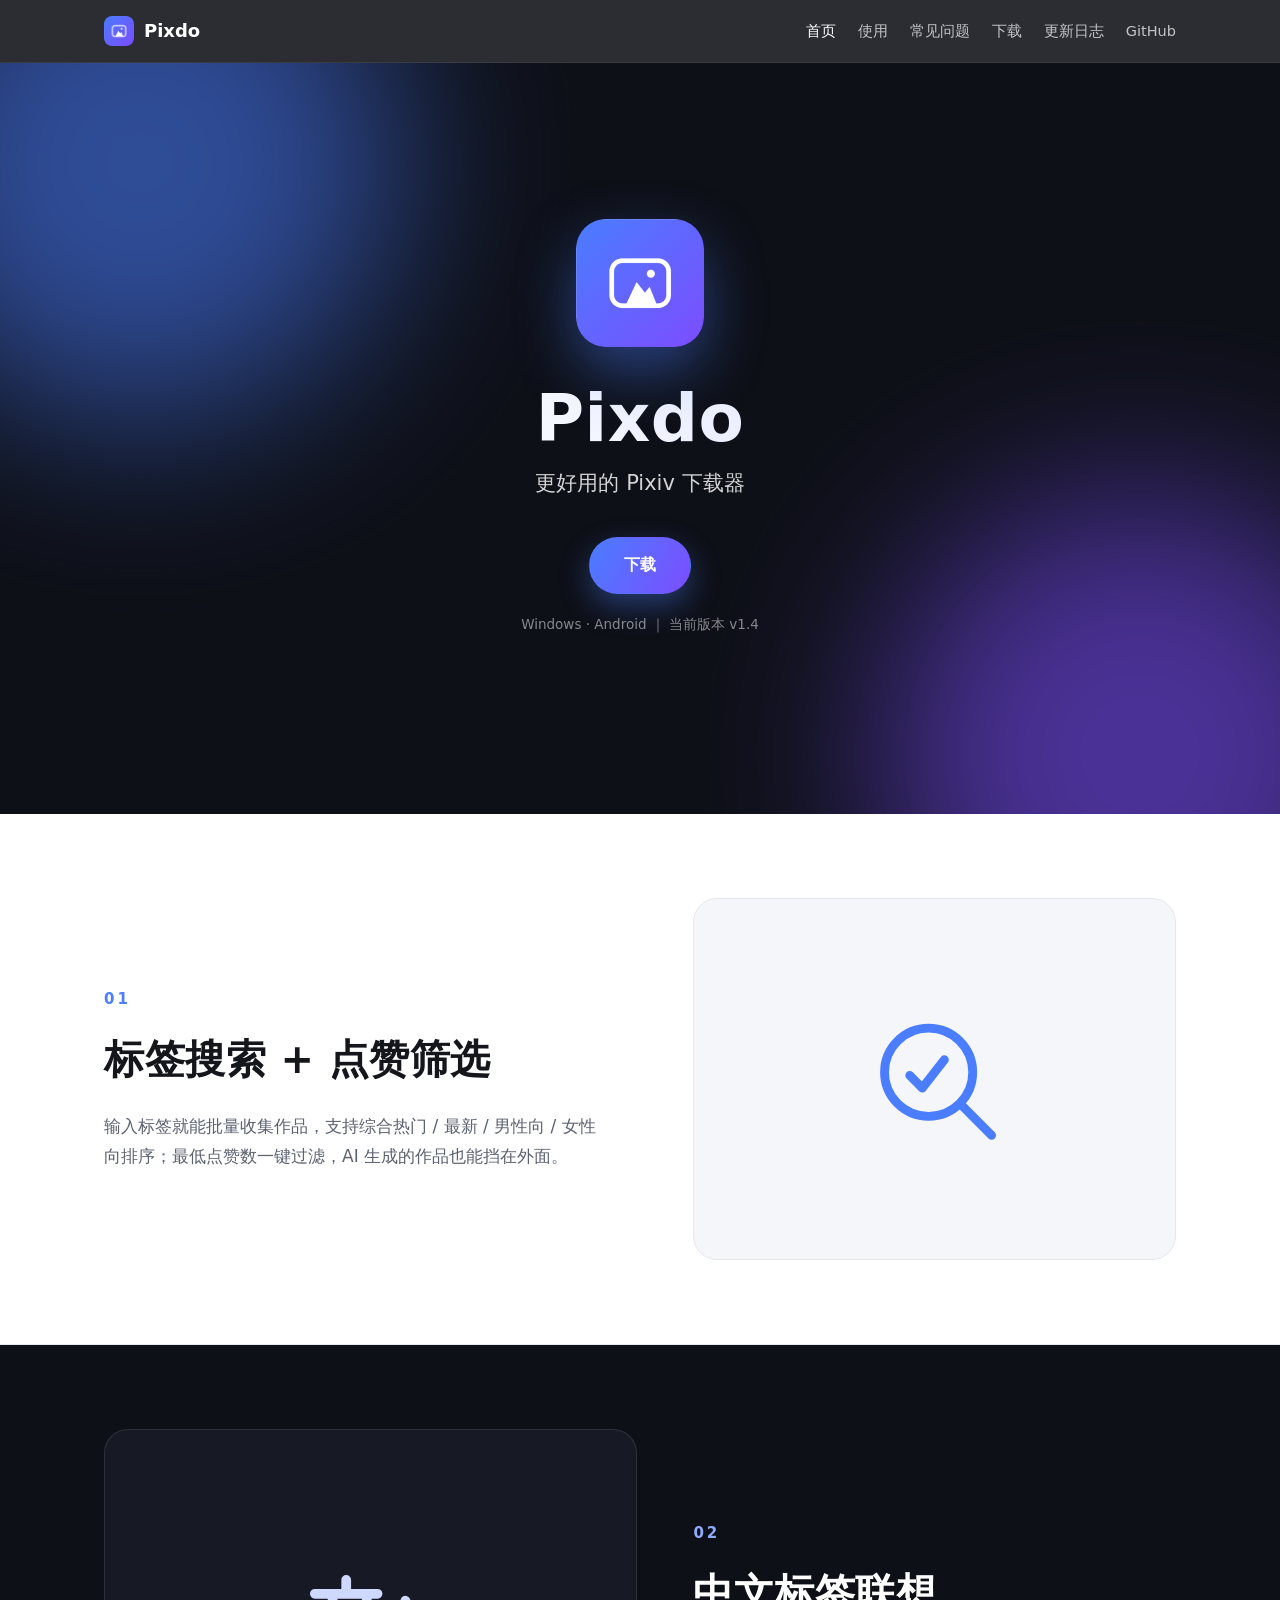
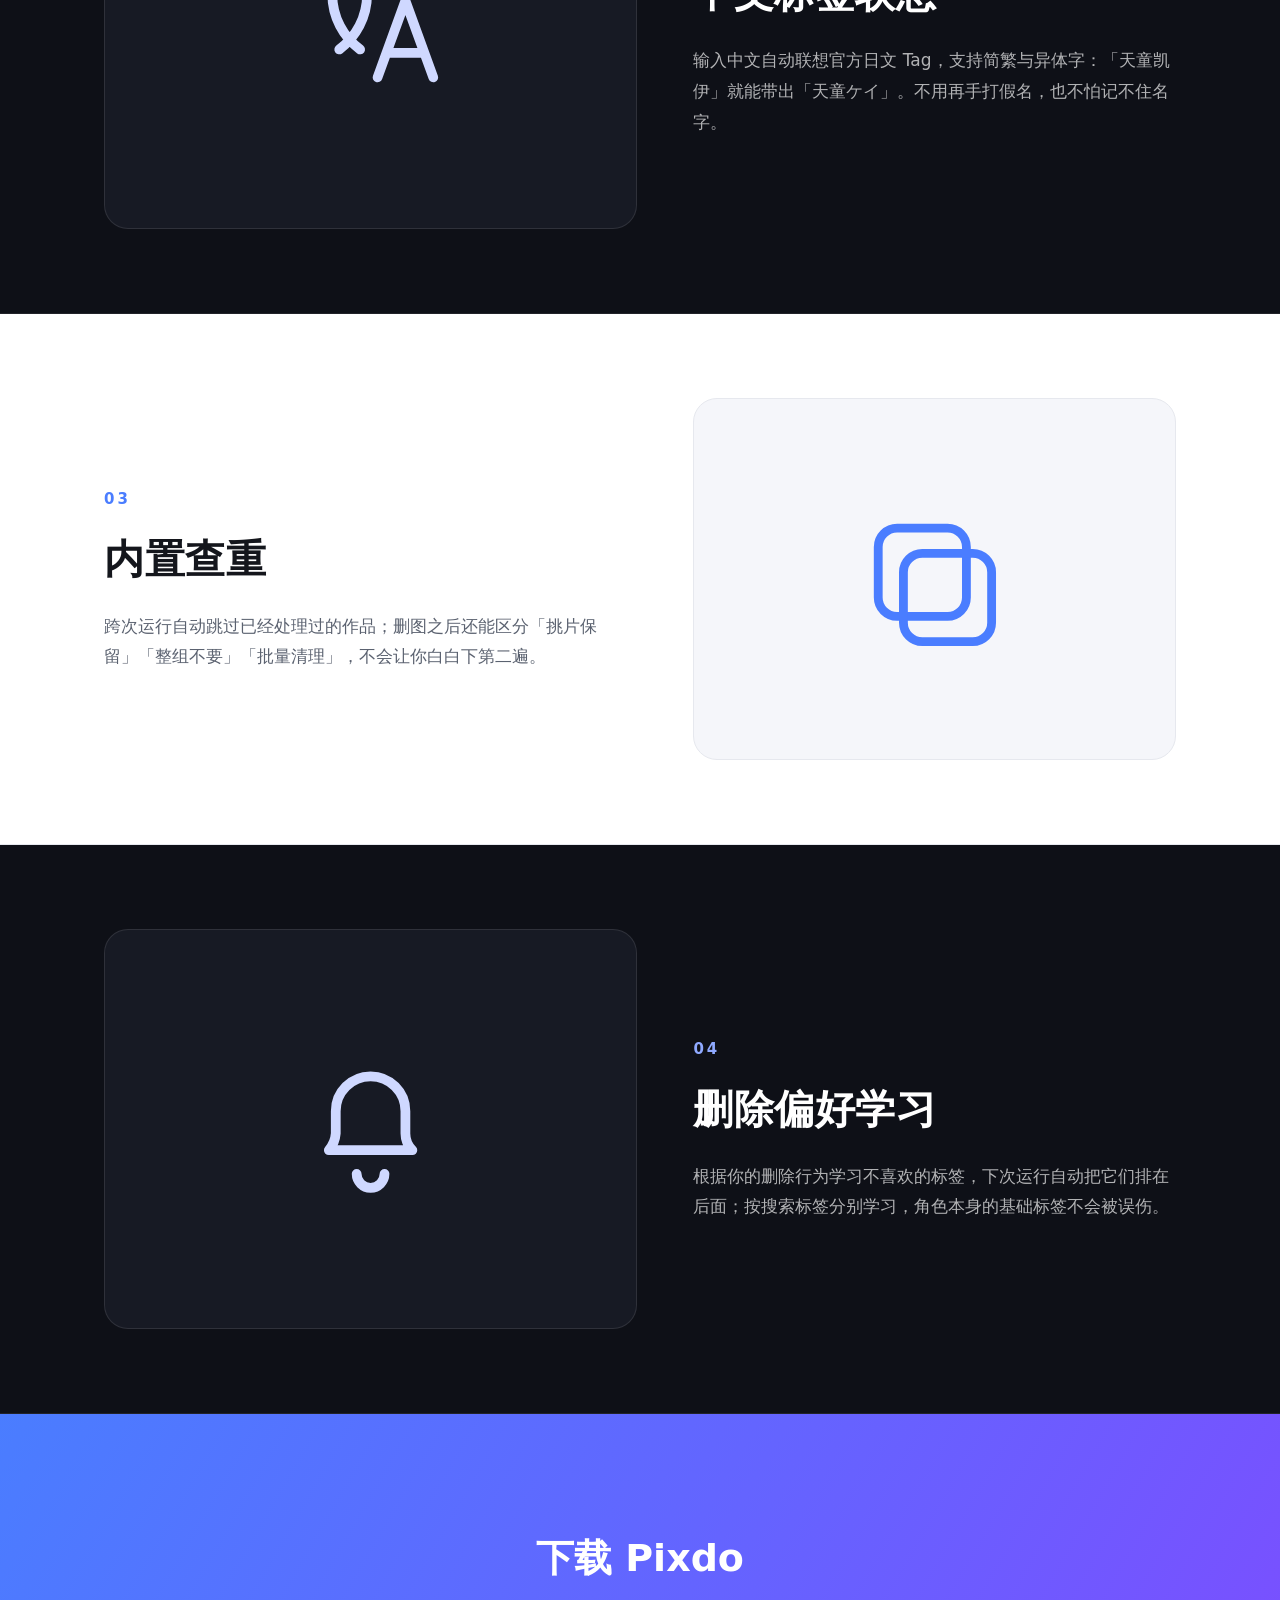
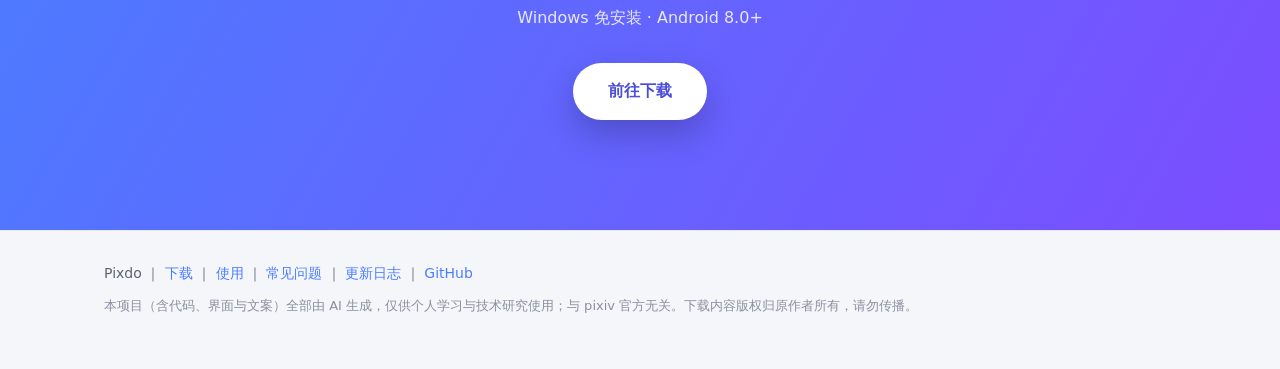
<file: docs/index.html>
<!DOCTYPE html>
<html lang="zh-CN">
<head>
<meta charset="UTF-8">
<meta name="viewport" content="width=device-width, initial-scale=1">
<title>Pixdo · 更好用的 Pixiv 下载器</title>
<meta name="description" content="Pixdo：更好用的 Pixiv 下载器。标签搜索 + 点赞筛选、中文标签联想、内置查重与删除偏好学习，支持 Windows 与 Android。">
<meta name="keywords" content="pixiv,Pixdo,下载器,批量下载,插画,标签联想,查重">
<meta property="og:title" content="Pixdo · 更好用的 Pixiv 下载器">
<meta property="og:description" content="标签搜索 + 点赞筛选、中文标签联想、内置查重、删除偏好学习。Windows / Android 双端。">
<meta property="og:type" content="website">
<meta property="og:image" content="assets/icon.png">
<meta property="og:url" content="https://pixdo.top/">
<link rel="canonical" href="https://pixdo.top/">
<link rel="icon" href="assets/icon.png">
<link rel="apple-touch-icon" href="assets/apple-touch-icon.png">
<link rel="stylesheet" href="style.css">
<noscript><style>.nav nav{display:flex !important;flex-wrap:wrap}.nav-toggle{display:none !important}.nav-inner{height:auto;flex-wrap:wrap;padding:9px 16px;gap:6px 14px}</style></noscript>
</head>
<body>

<header class="nav">
  <div class="nav-inner">
    <a class="brand" href="index.html"><img src="assets/icon.png" alt="Pixdo">Pixdo</a>
    <nav>
      <a class="on" href="index.html">首页</a>
      <a href="usage.html">使用</a>
      <a href="faq.html">常见问题</a>
      <a href="download.html">下载</a>
      <a href="changelog.html">更新日志</a>
      <a href="https://github.com/mirith39-sjtu/pixdo" target="_blank" rel="noopener">GitHub</a>
    </nav>
    <button class="nav-toggle" type="button" aria-label="打开导航菜单" aria-expanded="false" aria-controls="site-drawer">
      <span></span><span></span><span></span>
    </button>
  </div>
</header>

<!-- 移动端侧边导航（仅窄屏显示） -->
<div class="drawer-scrim" id="drawer-scrim"></div>
<aside class="drawer" id="site-drawer" aria-label="站点导航" aria-hidden="true">
  <div class="drawer-head">
    <span class="drawer-title">导航</span>
    <button class="drawer-close" type="button" data-drawer-close aria-label="关闭菜单">✕</button>
  </div>
  <nav>
    <a class="on" href="index.html">首页</a>
    <a href="usage.html">使用</a>
    <a href="faq.html">常见问题</a>
    <a href="download.html">下载</a>
    <a href="changelog.html">更新日志</a>
    <a href="https://github.com/mirith39-sjtu/pixdo" target="_blank" rel="noopener">GitHub</a>
  </nav>
  <div class="drawer-cta"><a class="btn btn-primary btn-sm" href="download.html">下载 Pixdo</a></div>
  <div class="drawer-foot">Pixdo · 更好用的 Pixiv 下载器<br>Windows · Android ｜ 当前版本 v1.4</div>
</aside>

<!-- 首屏 -->
<section class="hero">
  <div class="hero-inner">
    <img class="hero-icon" src="assets/icon.png" alt="Pixdo 图标">
    <h1>Pixdo</h1>
    <p class="sub">更好用的 Pixiv 下载器</p>
    <div class="hero-actions">
      <a class="btn btn-primary" href="download.html" data-hero-dl>下载</a>
      <a class="btn btn-ghost" href="download.html" data-hero-more hidden>其它版本</a>
    </div>
    <p class="meta">Windows · Android ｜ 当前版本 v1.4</p>
  </div>
</section>

<!-- 01 标签搜索 + 点赞筛选 -->
<section class="feature">
  <div class="wrap">
    <div class="feature-grid">
      <div>
        <div class="feature-num">01</div>
        <h2>标签搜索 + 点赞筛选</h2>
        <p>输入标签就能批量收集作品，支持综合热门 / 最新 / 男性向 / 女性向排序；最低点赞数一键过滤，AI 生成的作品也能挡在外面。</p>
      </div>
      <div class="feature-visual">
        <svg viewBox="0 0 24 24" fill="none" stroke="#4a7dff" stroke-width="1.4" stroke-linecap="round" stroke-linejoin="round">
          <circle cx="11" cy="11" r="7"></circle>
          <line x1="16.5" y1="16.5" x2="21" y2="21"></line>
          <path d="M8 11.5l2 2 3.5-4.5"></path>
        </svg>
      </div>
    </div>
  </div>
</section>

<!-- 02 中文标签联想 -->
<section class="feature dark">
  <div class="wrap">
    <div class="feature-grid flip">
      <div>
        <div class="feature-num">02</div>
        <h2>中文标签联想</h2>
        <p>输入中文自动联想官方日文 Tag，支持简繁与异体字：「天童凯伊」就能带出「天童ケイ」。不用再手打假名，也不怕记不住名字。</p>
      </div>
      <div class="feature-visual">
        <svg viewBox="0 0 24 24" fill="none" stroke="#cfd8ff" stroke-width="1.4" stroke-linecap="round" stroke-linejoin="round">
          <path d="M4 7h9M8.5 7V5M6.5 7c0 3.4 1.6 6.2 4 8M11.5 7c0 3.4-1.6 6.2-4 8"></path>
          <path d="M13 19l4-11 4 11M14.6 15.5h4.8"></path>
        </svg>
      </div>
    </div>
  </div>
</section>

<!-- 03 内置查重 -->
<section class="feature">
  <div class="wrap">
    <div class="feature-grid">
      <div>
        <div class="feature-num">03</div>
        <h2>内置查重</h2>
        <p>跨次运行自动跳过已经处理过的作品；删图之后还能区分「挑片保留」「整组不要」「批量清理」，不会让你白白下第二遍。</p>
      </div>
      <div class="feature-visual">
        <svg viewBox="0 0 24 24" fill="none" stroke="#4a7dff" stroke-width="1.4" stroke-linecap="round" stroke-linejoin="round">
          <rect x="3" y="4" width="14" height="14" rx="3"></rect>
          <rect x="7" y="8" width="14" height="14" rx="3"></rect>
        </svg>
      </div>
    </div>
  </div>
</section>

<!-- 04 删除偏好学习 -->
<section class="feature dark">
  <div class="wrap">
    <div class="feature-grid flip">
      <div>
        <div class="feature-num">04</div>
        <h2>删除偏好学习</h2>
        <p>根据你的删除行为学习不喜欢的标签，下次运行自动把它们排在后面；按搜索标签分别学习，角色本身的基础标签不会被误伤。</p>
      </div>
      <div class="feature-visual">
        <svg viewBox="0 0 24 24" fill="none" stroke="#cfd8ff" stroke-width="1.4" stroke-linecap="round" stroke-linejoin="round">
          <path d="M12 4.5a5 5 0 0 1 5 5v3.2c0 .9.3 1.7 1 2.4H6a4.1 4.1 0 0 0 1-2.4V9.5a5 5 0 0 1 5-5z"></path>
          <path d="M10 18.5a2 2 0 0 0 4 0"></path>
        </svg>
      </div>
    </div>
  </div>
</section>

<!-- 下载入口 -->
<section class="cta">
  <h2>下载 Pixdo</h2>
  <p>Windows 免安装 · Android 8.0+</p>
  <a class="btn" href="download.html">前往下载</a>
</section>

<footer class="footer">
  <div class="wrap">
    <p>Pixdo ｜ <a href="download.html">下载</a> ｜ <a href="usage.html">使用</a> ｜ <a href="faq.html">常见问题</a> ｜ <a href="changelog.html">更新日志</a> ｜ <a href="https://github.com/mirith39-sjtu/pixdo" target="_blank" rel="noopener">GitHub</a></p>
    <p class="dim">本项目（含代码、界面与文案）全部由 AI 生成，仅供个人学习与技术研究使用；与 pixiv 官方无关。下载内容版权归原作者所有，请勿传播。</p>
  </div>
</footer>

<script src="site.js" defer></script>
</body>
</html>
</file>
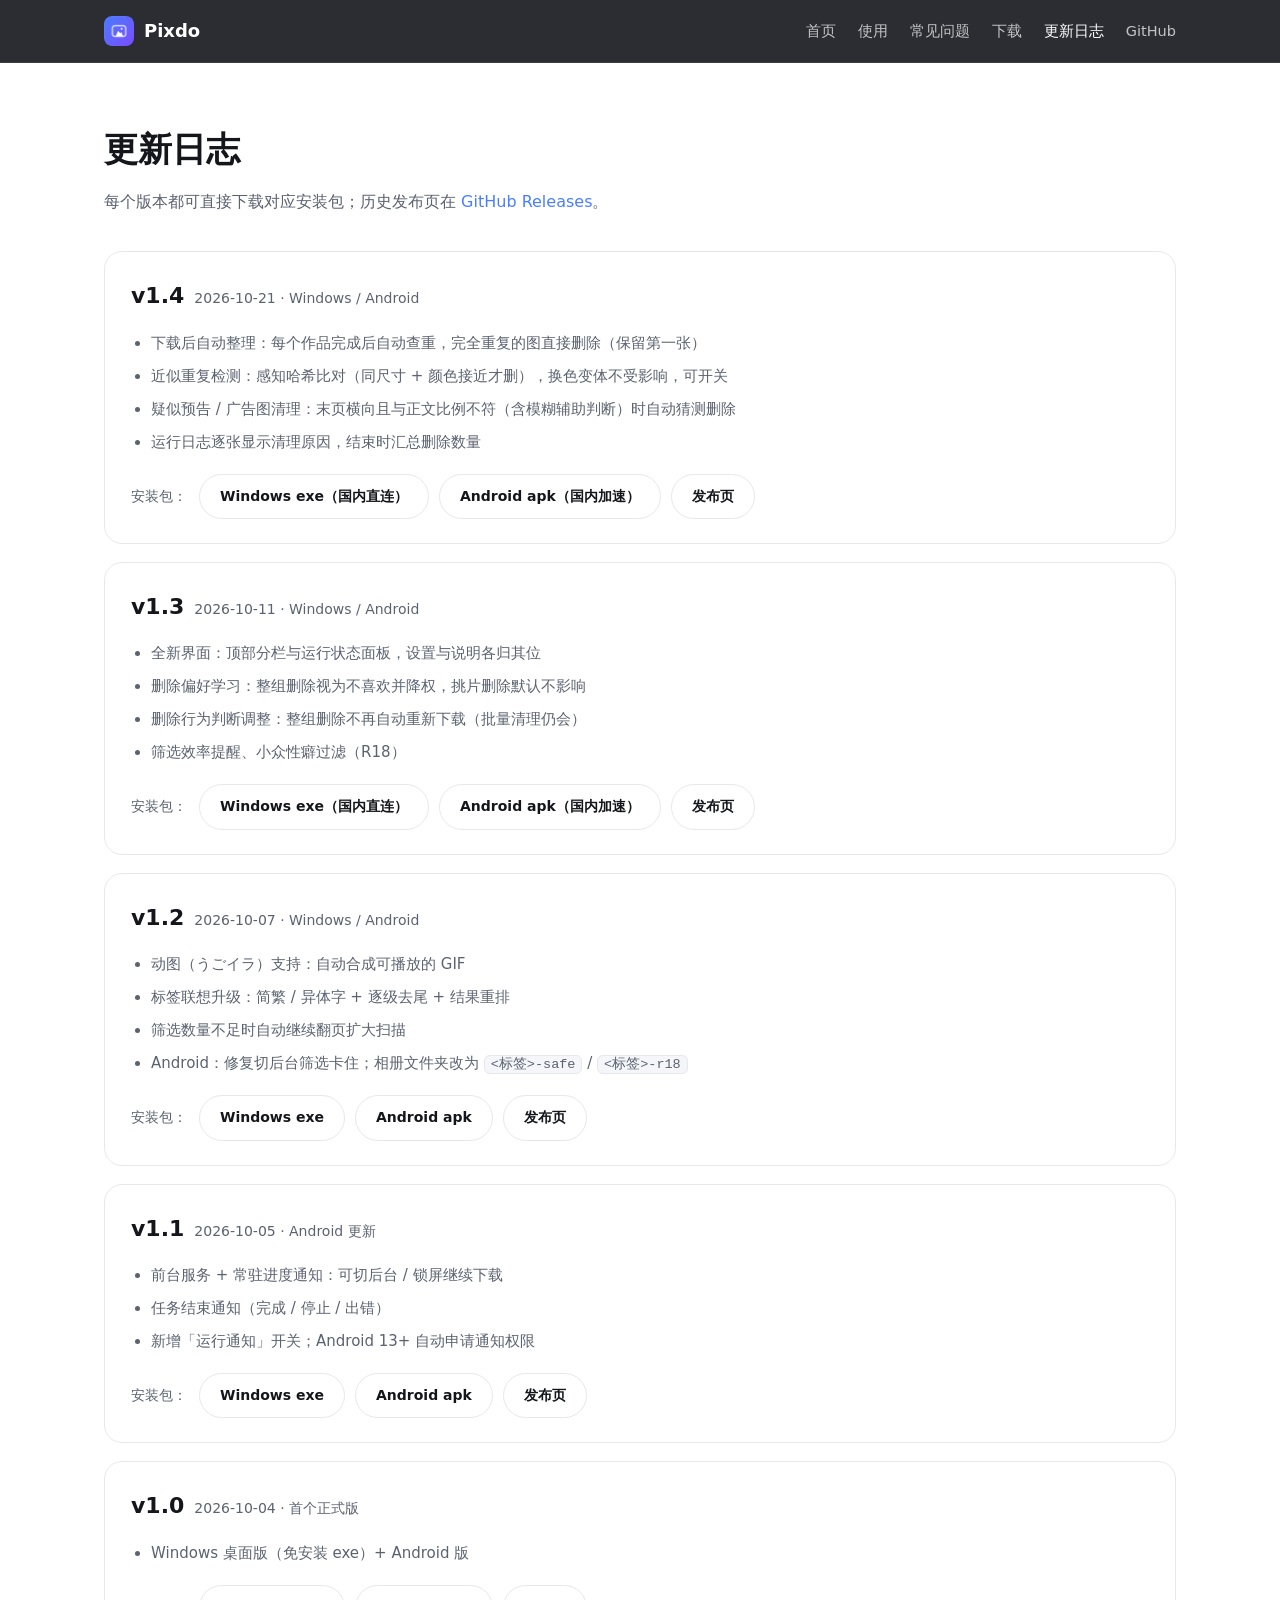
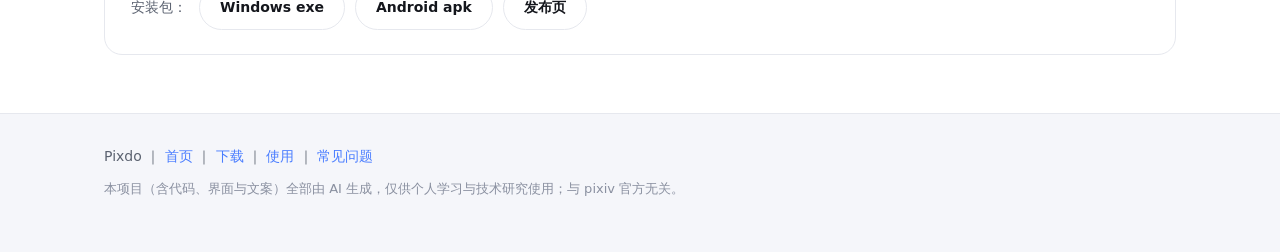
<file: docs/changelog.html>
<!DOCTYPE html>
<html lang="zh-CN">
<head>
<meta charset="UTF-8">
<meta name="viewport" content="width=device-width, initial-scale=1">
<title>更新日志 · Pixdo</title>
<meta name="description" content="Pixdo 更新日志：各版本更新内容与安装包下载（Windows / Android）。">
<link rel="canonical" href="https://pixdo.top/changelog.html">
<link rel="icon" href="assets/icon.png">
<link rel="stylesheet" href="style.css">
<noscript><style>.nav nav{display:flex !important;flex-wrap:wrap}.nav-toggle{display:none !important}.nav-inner{height:auto;flex-wrap:wrap;padding:9px 16px;gap:6px 14px}</style></noscript>
</head>
<body>

<header class="nav">
  <div class="nav-inner">
    <a class="brand" href="index.html"><img src="assets/icon.png" alt="Pixdo">Pixdo</a>
    <nav>
      <a href="index.html">首页</a>
      <a href="usage.html">使用</a>
      <a href="faq.html">常见问题</a>
      <a href="download.html">下载</a>
      <a class="on" href="changelog.html">更新日志</a>
      <a href="https://github.com/mirith39-sjtu/pixdo" target="_blank" rel="noopener">GitHub</a>
    </nav>
    <button class="nav-toggle" type="button" aria-label="打开导航菜单" aria-expanded="false" aria-controls="site-drawer">
      <span></span><span></span><span></span>
    </button>
  </div>
</header>

<!-- 移动端侧边导航（仅窄屏显示） -->
<div class="drawer-scrim" id="drawer-scrim"></div>
<aside class="drawer" id="site-drawer" aria-label="站点导航" aria-hidden="true">
  <div class="drawer-head">
    <span class="drawer-title">导航</span>
    <button class="drawer-close" type="button" data-drawer-close aria-label="关闭菜单">✕</button>
  </div>
  <nav>
    <a href="index.html">首页</a>
    <a href="usage.html">使用</a>
    <a href="faq.html">常见问题</a>
    <a href="download.html">下载</a>
    <a class="on" href="changelog.html">更新日志</a>
    <a href="https://github.com/mirith39-sjtu/pixdo" target="_blank" rel="noopener">GitHub</a>
  </nav>
  <div class="drawer-cta"><a class="btn btn-primary btn-sm" href="download.html">下载 Pixdo</a></div>
  <div class="drawer-foot">Pixdo · 更好用的 Pixiv 下载器<br>Windows · Android ｜ 当前版本 v1.4</div>
</aside>

<main class="page">
  <div class="wrap">
    <h1>更新日志</h1>
    <p class="lead">每个版本都可直接下载对应安装包；历史发布页在 <a href="https://github.com/mirith39-sjtu/pixdo/releases" target="_blank" rel="noopener">GitHub Releases</a>。</p>

    <div class="release">
      <h2>v1.4 <span>2026-10-21 · Windows / Android</span></h2>
      <ul>
        <li>下载后自动整理：每个作品完成后自动查重，完全重复的图直接删除（保留第一张）</li>
        <li>近似重复检测：感知哈希比对（同尺寸 + 颜色接近才删），换色变体不受影响，可开关</li>
        <li>疑似预告 / 广告图清理：末页横向且与正文比例不符（含模糊辅助判断）时自动猜测删除</li>
        <li>运行日志逐张显示清理原因，结束时汇总删除数量</li>
      </ul>
      <div class="pkg">
        <span class="lbl">安装包：</span>
        <a class="btn btn-ghost btn-sm" href="https://pixdo-download.oss-cn-hangzhou.aliyuncs.com/pixdo-v1.4.exe">Windows exe（国内直连）</a>
        <a class="btn btn-ghost btn-sm" href="https://gh-proxy.com/https://github.com/mirith39-sjtu/pixdo/releases/download/v1.4/pixdo-v1.4.apk">Android apk（国内加速）</a>
        <a class="btn btn-ghost btn-sm" href="https://github.com/mirith39-sjtu/pixdo/releases/tag/v1.4" target="_blank" rel="noopener">发布页</a>
      </div>
    </div>

    <div class="release">
      <h2>v1.3 <span>2026-10-11 · Windows / Android</span></h2>
      <ul>
        <li>全新界面：顶部分栏与运行状态面板，设置与说明各归其位</li>
        <li>删除偏好学习：整组删除视为不喜欢并降权，挑片删除默认不影响</li>
        <li>删除行为判断调整：整组删除不再自动重新下载（批量清理仍会）</li>
        <li>筛选效率提醒、小众性癖过滤（R18）</li>
      </ul>
      <div class="pkg">
        <span class="lbl">安装包：</span>
        <a class="btn btn-ghost btn-sm" href="https://pixdo-download.oss-cn-hangzhou.aliyuncs.com/pixdo-v1.3.exe">Windows exe（国内直连）</a>
        <a class="btn btn-ghost btn-sm" href="https://gh-proxy.com/https://github.com/mirith39-sjtu/pixdo/releases/download/v1.3/pixdo-v1.3.apk">Android apk（国内加速）</a>
        <a class="btn btn-ghost btn-sm" href="https://github.com/mirith39-sjtu/pixdo/releases/tag/v1.3" target="_blank" rel="noopener">发布页</a>
      </div>
    </div>

    <div class="release">
      <h2>v1.2 <span>2026-10-07 · Windows / Android</span></h2>
      <ul>
        <li>动图（うごイラ）支持：自动合成可播放的 GIF</li>
        <li>标签联想升级：简繁 / 异体字 + 逐级去尾 + 结果重排</li>
        <li>筛选数量不足时自动继续翻页扩大扫描</li>
        <li>Android：修复切后台筛选卡住；相册文件夹改为 <code>&lt;标签&gt;-safe</code> / <code>&lt;标签&gt;-r18</code></li>
      </ul>
      <div class="pkg">
        <span class="lbl">安装包：</span>
        <a class="btn btn-ghost btn-sm" href="https://github.com/mirith39-sjtu/pixdo/releases/download/v1.2/pixdo-v1.2.exe">Windows exe</a>
        <a class="btn btn-ghost btn-sm" href="https://github.com/mirith39-sjtu/pixdo/releases/download/v1.2/pixdo-v1.2.apk">Android apk</a>
        <a class="btn btn-ghost btn-sm" href="https://github.com/mirith39-sjtu/pixdo/releases/tag/v1.2" target="_blank" rel="noopener">发布页</a>
      </div>
    </div>

    <div class="release">
      <h2>v1.1 <span>2026-10-05 · Android 更新</span></h2>
      <ul>
        <li>前台服务 + 常驻进度通知：可切后台 / 锁屏继续下载</li>
        <li>任务结束通知（完成 / 停止 / 出错）</li>
        <li>新增「运行通知」开关；Android 13+ 自动申请通知权限</li>
      </ul>
      <div class="pkg">
        <span class="lbl">安装包：</span>
        <a class="btn btn-ghost btn-sm" href="https://github.com/mirith39-sjtu/pixdo/releases/download/v1.1/pixdo-v1.1.exe">Windows exe</a>
        <a class="btn btn-ghost btn-sm" href="https://github.com/mirith39-sjtu/pixdo/releases/download/v1.1/pixdo-v1.1.apk">Android apk</a>
        <a class="btn btn-ghost btn-sm" href="https://github.com/mirith39-sjtu/pixdo/releases/tag/v1.1" target="_blank" rel="noopener">发布页</a>
      </div>
    </div>

    <div class="release">
      <h2>v1.0 <span>2026-10-04 · 首个正式版</span></h2>
      <ul>
        <li>Windows 桌面版（免安装 exe）+ Android 版</li>
      </ul>
      <div class="pkg">
        <span class="lbl">安装包：</span>
        <a class="btn btn-ghost btn-sm" href="https://github.com/mirith39-sjtu/pixdo/releases/download/v1.0/pixdo-v1.0.exe">Windows exe</a>
        <a class="btn btn-ghost btn-sm" href="https://github.com/mirith39-sjtu/pixdo/releases/download/v1.0/pixdo-v1.0.apk">Android apk</a>
        <a class="btn btn-ghost btn-sm" href="https://github.com/mirith39-sjtu/pixdo/releases/tag/v1.0" target="_blank" rel="noopener">发布页</a>
      </div>
    </div>

  </div>
</main>

<footer class="footer">
  <div class="wrap">
    <p>Pixdo ｜ <a href="index.html">首页</a> ｜ <a href="download.html">下载</a> ｜ <a href="usage.html">使用</a> ｜ <a href="faq.html">常见问题</a></p>
    <p class="dim">本项目（含代码、界面与文案）全部由 AI 生成，仅供个人学习与技术研究使用；与 pixiv 官方无关。</p>
  </div>
</footer>

<script src="site.js" defer></script>
</body>
</html>
</file>
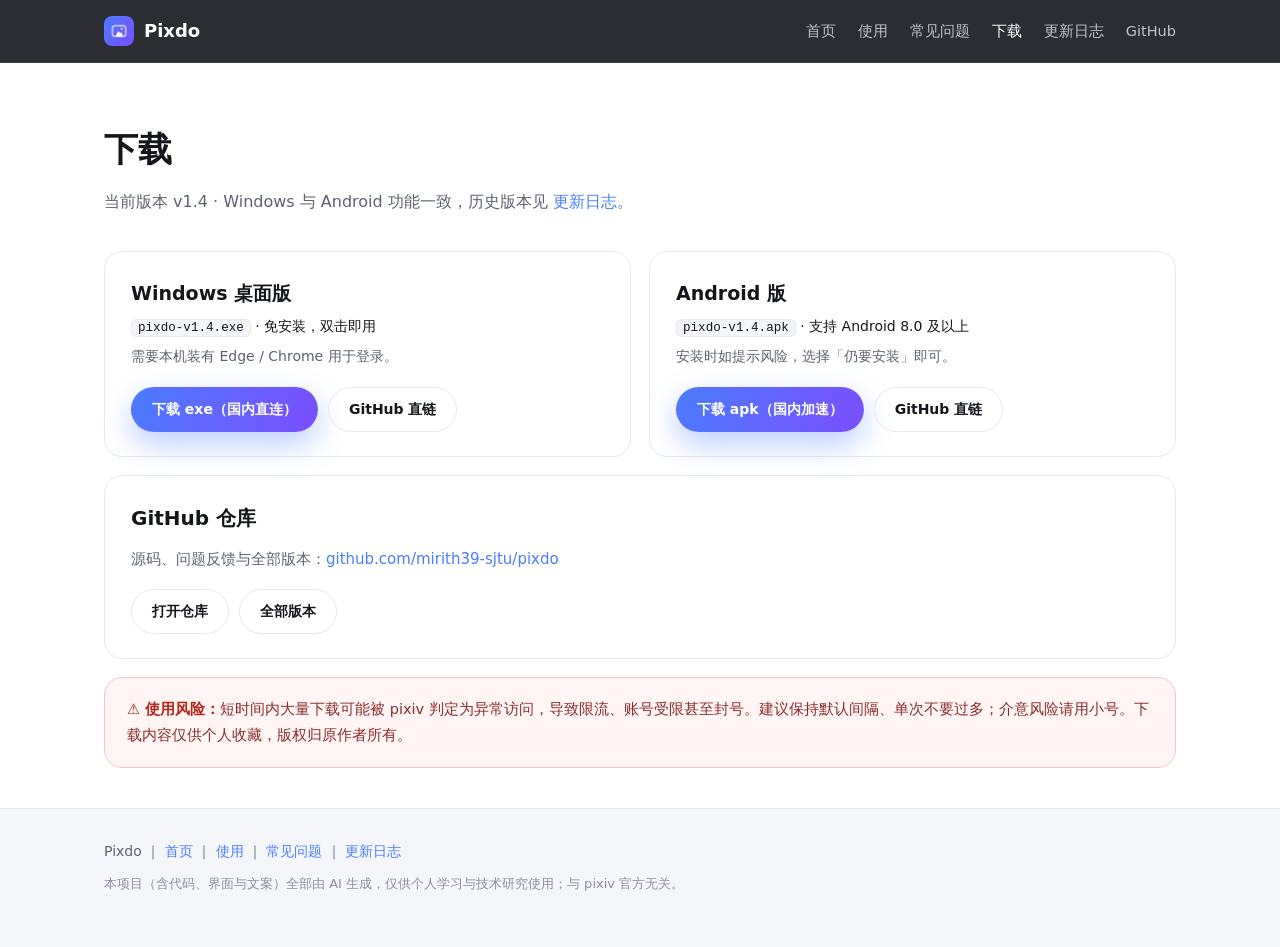
<file: docs/download.html>
<!DOCTYPE html>
<html lang="zh-CN">
<head>
<meta charset="UTF-8">
<meta name="viewport" content="width=device-width, initial-scale=1">
<title>下载 · Pixdo</title>
<meta name="description" content="下载 Pixdo：Windows 免安装 exe 与 Android apk，或前往 GitHub 仓库。">
<link rel="canonical" href="https://pixdo.top/download.html">
<link rel="icon" href="assets/icon.png">
<link rel="stylesheet" href="style.css">
<noscript><style>.nav nav{display:flex !important;flex-wrap:wrap}.nav-toggle{display:none !important}.nav-inner{height:auto;flex-wrap:wrap;padding:9px 16px;gap:6px 14px}</style></noscript>
</head>
<body>

<header class="nav">
  <div class="nav-inner">
    <a class="brand" href="index.html"><img src="assets/icon.png" alt="Pixdo">Pixdo</a>
    <nav>
      <a href="index.html">首页</a>
      <a href="usage.html">使用</a>
      <a href="faq.html">常见问题</a>
      <a class="on" href="download.html">下载</a>
      <a href="changelog.html">更新日志</a>
      <a href="https://github.com/mirith39-sjtu/pixdo" target="_blank" rel="noopener">GitHub</a>
    </nav>
    <button class="nav-toggle" type="button" aria-label="打开导航菜单" aria-expanded="false" aria-controls="site-drawer">
      <span></span><span></span><span></span>
    </button>
  </div>
</header>

<!-- 移动端侧边导航（仅窄屏显示） -->
<div class="drawer-scrim" id="drawer-scrim"></div>
<aside class="drawer" id="site-drawer" aria-label="站点导航" aria-hidden="true">
  <div class="drawer-head">
    <span class="drawer-title">导航</span>
    <button class="drawer-close" type="button" data-drawer-close aria-label="关闭菜单">✕</button>
  </div>
  <nav>
    <a href="index.html">首页</a>
    <a href="usage.html">使用</a>
    <a href="faq.html">常见问题</a>
    <a class="on" href="download.html">下载</a>
    <a href="changelog.html">更新日志</a>
    <a href="https://github.com/mirith39-sjtu/pixdo" target="_blank" rel="noopener">GitHub</a>
  </nav>
  <div class="drawer-cta"><a class="btn btn-primary btn-sm" href="download.html">下载 Pixdo</a></div>
  <div class="drawer-foot">Pixdo · 更好用的 Pixiv 下载器<br>Windows · Android ｜ 当前版本 v1.4</div>
</aside>

<main class="page">
  <div class="wrap">
    <h1>下载</h1>
    <p class="lead">当前版本 v1.4 · Windows 与 Android 功能一致，历史版本见 <a href="changelog.html">更新日志</a>。</p>

    <div class="grid2">
      <div class="block dl-card" data-os="windows">
        <h3>Windows 桌面版</h3>
        <p class="file"><code>pixdo-v1.4.exe</code> · 免安装，双击即用</p>
        <p class="hint">需要本机装有 Edge / Chrome 用于登录。</p>
        <div class="actions">
          <a class="btn btn-primary btn-sm" href="https://pixdo-download.oss-cn-hangzhou.aliyuncs.com/pixdo-v1.4.exe">下载 exe（国内直连）</a>
          <a class="btn btn-ghost btn-sm" href="https://github.com/mirith39-sjtu/pixdo/releases/download/v1.4/pixdo-v1.4.exe">GitHub 直链</a>
        </div>
      </div>

      <div class="block dl-card" data-os="android">
        <h3>Android 版</h3>
        <p class="file"><code>pixdo-v1.4.apk</code> · 支持 Android 8.0 及以上</p>
        <p class="hint">安装时如提示风险，选择「仍要安装」即可。</p>
        <div class="actions">
          <a class="btn btn-primary btn-sm" href="https://gh-proxy.com/https://github.com/mirith39-sjtu/pixdo/releases/download/v1.4/pixdo-v1.4.apk">下载 apk（国内加速）</a>
          <a class="btn btn-ghost btn-sm" href="https://github.com/mirith39-sjtu/pixdo/releases/download/v1.4/pixdo-v1.4.apk">GitHub 直链</a>
        </div>
      </div>
    </div>

    <div class="block">
      <h2>GitHub 仓库</h2>
      <p>源码、问题反馈与全部版本：<a href="https://github.com/mirith39-sjtu/pixdo" target="_blank" rel="noopener">github.com/mirith39-sjtu/pixdo</a></p>
      <div class="actions" style="margin-top:16px">
        <a class="btn btn-ghost btn-sm" href="https://github.com/mirith39-sjtu/pixdo" target="_blank" rel="noopener">打开仓库</a>
        <a class="btn btn-ghost btn-sm" href="https://github.com/mirith39-sjtu/pixdo/releases" target="_blank" rel="noopener">全部版本</a>
      </div>
    </div>

    <div class="risk" style="margin-top:18px">
      <b>⚠ 使用风险：</b>短时间内大量下载可能被 pixiv 判定为异常访问，导致限流、账号受限甚至封号。建议保持默认间隔、单次不要过多；介意风险请用小号。下载内容仅供个人收藏，版权归原作者所有。
    </div>
  </div>
</main>

<footer class="footer">
  <div class="wrap">
    <p>Pixdo ｜ <a href="index.html">首页</a> ｜ <a href="usage.html">使用</a> ｜ <a href="faq.html">常见问题</a> ｜ <a href="changelog.html">更新日志</a></p>
    <p class="dim">本项目（含代码、界面与文案）全部由 AI 生成，仅供个人学习与技术研究使用；与 pixiv 官方无关。</p>
  </div>
</footer>

<script src="site.js" defer></script>
</body>
</html>
</file>
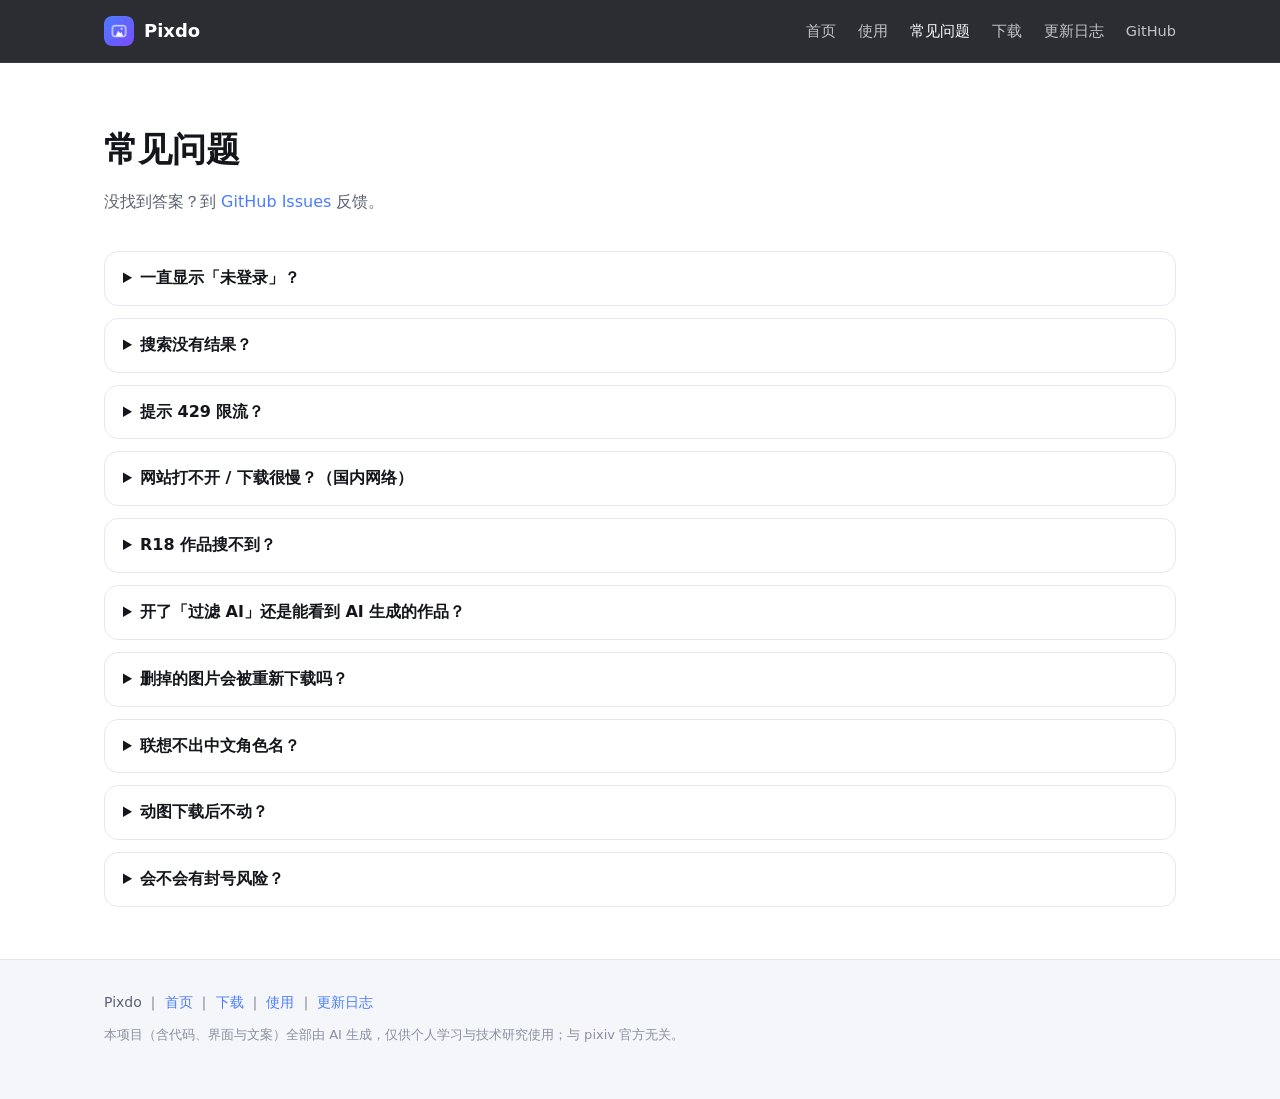
<file: docs/faq.html>
<!DOCTYPE html>
<html lang="zh-CN">
<head>
<meta charset="UTF-8">
<meta name="viewport" content="width=device-width, initial-scale=1">
<title>常见问题 · Pixdo</title>
<meta name="description" content="Pixdo 常见问题：登录、搜索无结果、限流、R18、AI 过滤、查重与删除行为。">
<link rel="canonical" href="https://pixdo.top/faq.html">
<link rel="icon" href="assets/icon.png">
<link rel="stylesheet" href="style.css">
<noscript><style>.nav nav{display:flex !important;flex-wrap:wrap}.nav-toggle{display:none !important}.nav-inner{height:auto;flex-wrap:wrap;padding:9px 16px;gap:6px 14px}</style></noscript>
</head>
<body>

<header class="nav">
  <div class="nav-inner">
    <a class="brand" href="index.html"><img src="assets/icon.png" alt="Pixdo">Pixdo</a>
    <nav>
      <a href="index.html">首页</a>
      <a href="usage.html">使用</a>
      <a class="on" href="faq.html">常见问题</a>
      <a href="download.html">下载</a>
      <a href="changelog.html">更新日志</a>
      <a href="https://github.com/mirith39-sjtu/pixdo" target="_blank" rel="noopener">GitHub</a>
    </nav>
    <button class="nav-toggle" type="button" aria-label="打开导航菜单" aria-expanded="false" aria-controls="site-drawer">
      <span></span><span></span><span></span>
    </button>
  </div>
</header>

<!-- 移动端侧边导航（仅窄屏显示） -->
<div class="drawer-scrim" id="drawer-scrim"></div>
<aside class="drawer" id="site-drawer" aria-label="站点导航" aria-hidden="true">
  <div class="drawer-head">
    <span class="drawer-title">导航</span>
    <button class="drawer-close" type="button" data-drawer-close aria-label="关闭菜单">✕</button>
  </div>
  <nav>
    <a href="index.html">首页</a>
    <a href="usage.html">使用</a>
    <a class="on" href="faq.html">常见问题</a>
    <a href="download.html">下载</a>
    <a href="changelog.html">更新日志</a>
    <a href="https://github.com/mirith39-sjtu/pixdo" target="_blank" rel="noopener">GitHub</a>
  </nav>
  <div class="drawer-cta"><a class="btn btn-primary btn-sm" href="download.html">下载 Pixdo</a></div>
  <div class="drawer-foot">Pixdo · 更好用的 Pixiv 下载器<br>Windows · Android ｜ 当前版本 v1.4</div>
</aside>

<main class="page">
  <div class="wrap">
    <h1>常见问题</h1>
    <p class="lead">没找到答案？到 <a href="https://github.com/mirith39-sjtu/pixdo/issues" target="_blank" rel="noopener">GitHub Issues</a> 反馈。</p>

    <details><summary>一直显示「未登录」？</summary><p>检查代理是否生效，然后在「设置」页重新登录；也可以删除本地 cookies.pkl 后重试。</p></details>
    <details><summary>搜索没有结果？</summary><p>检查标签拼写（推荐日文 Tag）、排序设置与代理；联想功能需要能访问 pixiv 接口。</p></details>
    <details><summary>提示 429 限流？</summary><p>程序会自动等待重试，属正常现象；建议保持默认请求间隔。</p></details>
    <details><summary>网站打不开 / 下载很慢？（国内网络）</summary><p>网站托管在 GitHub Pages，安装包为“国内直连 + GitHub”双通道：<br>· 下载慢或失败 → Windows 用「下载 exe（国内直连）」（阿里云 OSS）；Android 用「下载 apk（国内加速）」，两者都不需代理；<br>· 加速链接失效 → 到「下载」页的「下载源说明」换另一组，或自己在原 GitHub 链接前加 <code>https://gh-proxy.com/</code>；<br>· 浏览器提示证书错误 → 先用 <code>http://pixdo.top/</code>（HTTPS 证书由 GitHub 签发中）；<br>· 页面完全打不开 → 换个网络再试（WiFi ↔ 手机流量），或在 GitHub Issues 反馈。</p></details>
    <details><summary>R18 作品搜不到？</summary><p>需要处于登录状态，且账号已开启 pixiv 的 R-18 显示设置；游客状态下不会出现 R18 结果。</p></details>
    <details><summary>开了「过滤 AI」还是能看到 AI 生成的作品？</summary><p>应用是按作品标签过滤的，少数 AI 作品没有打上 AI 标签，所以会漏进来。对策：到 pixiv 网页版的「设置 → 显示设置」里关闭「展示 AI 生成作品」，从搜索结果中直接屏蔽；同时确认应用「设置 → 过滤 AI 生成」已开启，两边配合效果最好。</p></details>
    <details><summary>删掉的图片会被重新下载吗？</summary><p>只删一部分 → 视为有意保留，不再补下；整组删光 → 视为不喜欢，不再补下；一次几乎删光（≥ 九成）→ 视为批量清理，下次重新下载。也可在设置里改为「整组删除后重新下载」。</p></details>
    <details><summary>联想不出中文角色名？</summary><p>试试更短的词头（如「百合园」）；部分角色名需要先查过相关标签，之后可走本地缓存命中。</p></details>
    <details><summary>动图下载后不动？</summary><p>动图会自动下载帧序列并合成为 GIF，帧数多时需要等一会儿；合成完成后到相册查看即可。</p></details>
    <details><summary>会不会有封号风险？</summary><p>会。短时间大量下载可能被判定为异常访问，建议保持默认间隔、单次不要过多，介意风险请使用小号。</p></details>
  </div>
</main>

<footer class="footer">
  <div class="wrap">
    <p>Pixdo ｜ <a href="index.html">首页</a> ｜ <a href="download.html">下载</a> ｜ <a href="usage.html">使用</a> ｜ <a href="changelog.html">更新日志</a></p>
    <p class="dim">本项目（含代码、界面与文案）全部由 AI 生成，仅供个人学习与技术研究使用；与 pixiv 官方无关。</p>
  </div>
</footer>

<script src="site.js" defer></script>
</body>
</html>
</file>
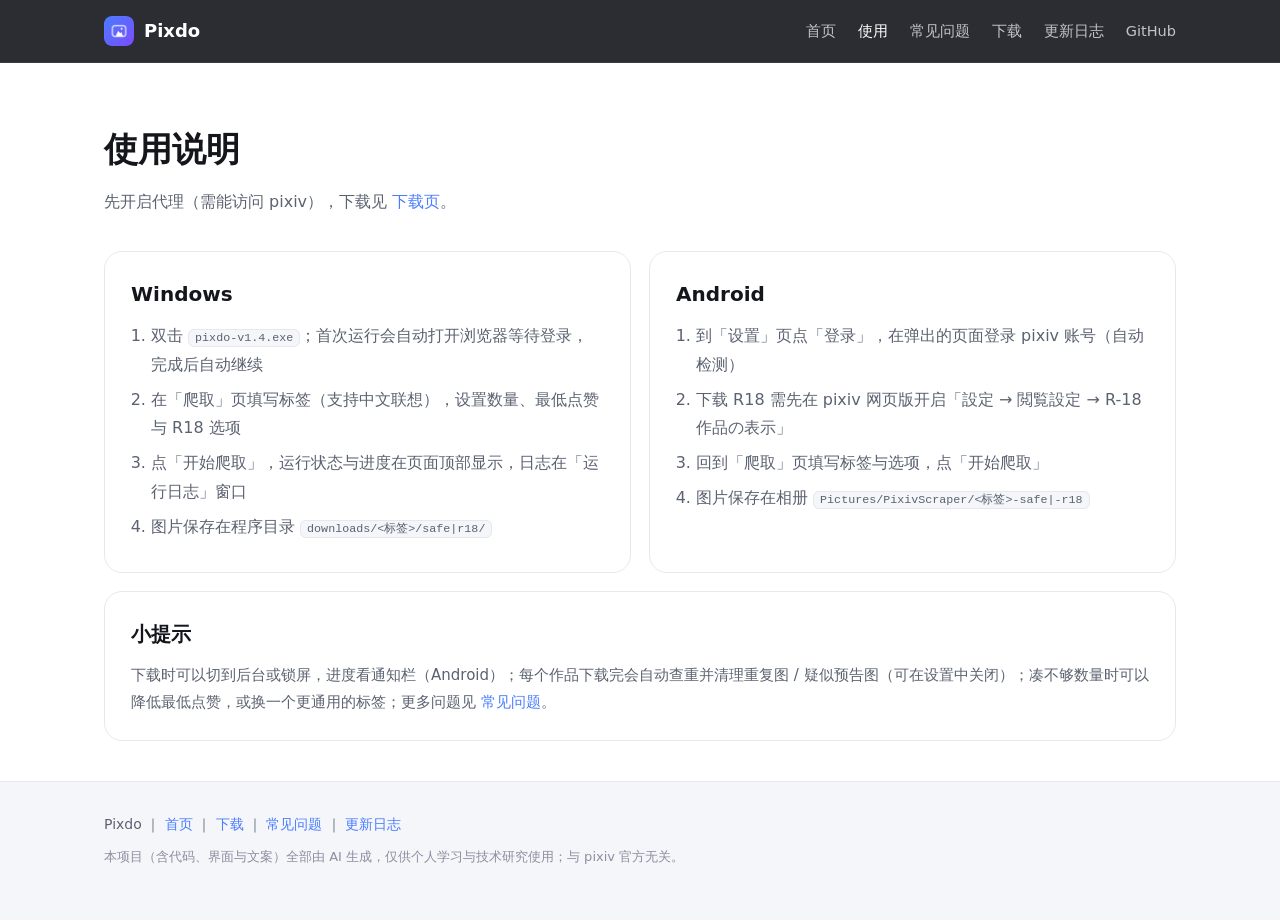
<file: docs/usage.html>
<!DOCTYPE html>
<html lang="zh-CN">
<head>
<meta charset="UTF-8">
<meta name="viewport" content="width=device-width, initial-scale=1">
<title>使用说明 · Pixdo</title>
<meta name="description" content="Pixdo 使用说明：Windows 与 Android 的安装与使用步骤。">
<link rel="canonical" href="https://pixdo.top/usage.html">
<link rel="icon" href="assets/icon.png">
<link rel="stylesheet" href="style.css">
<noscript><style>.nav nav{display:flex !important;flex-wrap:wrap}.nav-toggle{display:none !important}.nav-inner{height:auto;flex-wrap:wrap;padding:9px 16px;gap:6px 14px}</style></noscript>
</head>
<body>

<header class="nav">
  <div class="nav-inner">
    <a class="brand" href="index.html"><img src="assets/icon.png" alt="Pixdo">Pixdo</a>
    <nav>
      <a href="index.html">首页</a>
      <a class="on" href="usage.html">使用</a>
      <a href="faq.html">常见问题</a>
      <a href="download.html">下载</a>
      <a href="changelog.html">更新日志</a>
      <a href="https://github.com/mirith39-sjtu/pixdo" target="_blank" rel="noopener">GitHub</a>
    </nav>
    <button class="nav-toggle" type="button" aria-label="打开导航菜单" aria-expanded="false" aria-controls="site-drawer">
      <span></span><span></span><span></span>
    </button>
  </div>
</header>

<!-- 移动端侧边导航（仅窄屏显示） -->
<div class="drawer-scrim" id="drawer-scrim"></div>
<aside class="drawer" id="site-drawer" aria-label="站点导航" aria-hidden="true">
  <div class="drawer-head">
    <span class="drawer-title">导航</span>
    <button class="drawer-close" type="button" data-drawer-close aria-label="关闭菜单">✕</button>
  </div>
  <nav>
    <a href="index.html">首页</a>
    <a class="on" href="usage.html">使用</a>
    <a href="faq.html">常见问题</a>
    <a href="download.html">下载</a>
    <a href="changelog.html">更新日志</a>
    <a href="https://github.com/mirith39-sjtu/pixdo" target="_blank" rel="noopener">GitHub</a>
  </nav>
  <div class="drawer-cta"><a class="btn btn-primary btn-sm" href="download.html">下载 Pixdo</a></div>
  <div class="drawer-foot">Pixdo · 更好用的 Pixiv 下载器<br>Windows · Android ｜ 当前版本 v1.4</div>
</aside>

<main class="page">
  <div class="wrap">
    <h1>使用说明</h1>
    <p class="lead">先开启代理（需能访问 pixiv），下载见 <a href="download.html">下载页</a>。</p>
    <p data-device-note="已识别你的设备：{os}，已优先显示对应的使用步骤。" hidden></p>

    <div class="grid2">
      <div class="block" data-os="windows">
        <h2>Windows</h2>
        <ol class="steps">
          <li>双击 <code>pixdo-v1.4.exe</code>；首次运行会自动打开浏览器等待登录，完成后自动继续</li>
          <li>在「爬取」页填写标签（支持中文联想），设置数量、最低点赞与 R18 选项</li>
          <li>点「开始爬取」，运行状态与进度在页面顶部显示，日志在「运行日志」窗口</li>
          <li>图片保存在程序目录 <code>downloads/&lt;标签&gt;/safe|r18/</code></li>
        </ol>
      </div>

      <div class="block" data-os="android">
        <h2>Android</h2>
        <ol class="steps">
          <li>到「设置」页点「登录」，在弹出的页面登录 pixiv 账号（自动检测）</li>
          <li>下载 R18 需先在 pixiv 网页版开启「設定 → 閲覧設定 → R-18作品の表示」</li>
          <li>回到「爬取」页填写标签与选项，点「开始爬取」</li>
          <li>图片保存在相册 <code>Pictures/PixivScraper/&lt;标签&gt;-safe|-r18</code></li>
        </ol>
      </div>
    </div>

    <div class="block">
      <h2>小提示</h2>
      <p>下载时可以切到后台或锁屏，进度看通知栏（Android）；每个作品下载完会自动查重并清理重复图 / 疑似预告图（可在设置中关闭）；凑不够数量时可以降低最低点赞，或换一个更通用的标签；更多问题见 <a href="faq.html">常见问题</a>。</p>
    </div>
  </div>
</main>

<footer class="footer">
  <div class="wrap">
    <p>Pixdo ｜ <a href="index.html">首页</a> ｜ <a href="download.html">下载</a> ｜ <a href="faq.html">常见问题</a> ｜ <a href="changelog.html">更新日志</a></p>
    <p class="dim">本项目（含代码、界面与文案）全部由 AI 生成，仅供个人学习与技术研究使用；与 pixiv 官方无关。</p>
  </div>
</footer>

<script src="site.js" defer></script>
</body>
</html>
</file>
<file: docs/style.css>
:root {
  --brand1: #4a7dff;
  --brand2: #7c4dff;
  --ink: #14161c;
  --ink-soft: #5b6270;
  --line: #e6e8ee;
  --bg: #ffffff;
  --bg-soft: #f5f6fa;
  --dark: #0e1017;
  --dark-soft: #171a24;
  --radius: 18px;
}

* { box-sizing: border-box; }

html { scroll-behavior: smooth; overflow-x: clip; }

[hidden] { display: none !important; }

body {
  margin: 0;
  background: var(--bg);
  color: var(--ink);
  font-family: "Microsoft YaHei UI", "PingFang SC", "Hiragino Sans GB", system-ui, sans-serif;
  line-height: 1.8;
  -webkit-font-smoothing: antialiased;
}

a { color: var(--brand1); text-decoration: none; }
a:hover { text-decoration: underline; }
code {
  background: var(--bg-soft);
  border: 1px solid var(--line);
  border-radius: 6px;
  padding: 1px 6px;
  font-size: .9em;
  overflow-wrap: anywhere;
}

/* 顶部导航 */
.nav {
  position: sticky; top: 0; z-index: 20;
  background: rgba(14, 16, 23, .88);
  backdrop-filter: blur(10px);
  border-bottom: 1px solid rgba(255, 255, 255, .07);
}
.nav-inner {
  max-width: 1120px; margin: 0 auto; padding: 0 24px;
  height: 62px; display: flex; align-items: center; gap: 10px;
}
.brand { display: flex; align-items: center; gap: 10px; color: #fff; font-weight: 700; font-size: 18px; }
.brand img { width: 30px; height: 30px; border-radius: 8px; }
.nav nav { margin-left: auto; display: flex; gap: 22px; flex-wrap: wrap; }
.nav nav a { color: rgba(255, 255, 255, .72); font-size: 14.5px; }
.nav nav a:hover { color: #fff; text-decoration: none; }
.nav nav a.on { color: #fff; }

/* 移动端菜单按钮（宽屏隐藏） */
.nav-toggle {
  display: none;
  margin-left: auto;
  width: 42px; height: 42px; padding: 0;
  border: 1px solid rgba(255, 255, 255, .18); border-radius: 12px;
  background: rgba(255, 255, 255, .06); color: #fff;
  flex-direction: column; align-items: center; justify-content: center; gap: 4px;
  cursor: pointer;
}
.nav-toggle span { display: block; width: 18px; height: 2px; border-radius: 2px; background: #fff; }

/* 侧边抽屉导航（仅窄屏显示） */
.drawer-scrim {
  position: fixed; inset: 0; z-index: 40;
  background: rgba(6, 8, 14, .55);
  opacity: 0; visibility: hidden;
  transition: opacity .25s ease, visibility .25s ease;
}
body.nav-open .drawer-scrim { opacity: 1; visibility: visible; }
.drawer {
  position: fixed; top: 0; right: 0; z-index: 50;
  width: min(84vw, 320px); height: 100%;
  display: flex; flex-direction: column;
  padding: 16px 16px calc(20px + env(safe-area-inset-bottom));
  background: var(--dark); color: #fff;
  border-left: 1px solid rgba(255, 255, 255, .08);
  box-shadow: -24px 0 60px rgba(0, 0, 0, .38);
  transform: translateX(103%); visibility: hidden;
  transition: transform .3s cubic-bezier(.22, .72, .28, 1), visibility .3s ease;
  overflow-y: auto;
}
body.nav-open .drawer { transform: translateX(0); visibility: visible; }
body.nav-open { overflow: hidden; }
.drawer-head {
  display: flex; align-items: center; justify-content: space-between; gap: 8px;
  padding-bottom: 10px; border-bottom: 1px solid rgba(255, 255, 255, .09);
}
.drawer-title { font-size: 15px; font-weight: 700; letter-spacing: 1px; color: rgba(255, 255, 255, .62); }
.drawer-close {
  width: 38px; height: 38px; border-radius: 10px;
  border: 1px solid rgba(255, 255, 255, .16); background: rgba(255, 255, 255, .06);
  color: #fff; font-size: 18px; line-height: 1; cursor: pointer;
}
.drawer nav { display: flex; flex-direction: column; gap: 2px; margin: 12px 0 0; }
.drawer nav a {
  display: flex; align-items: center; min-height: 46px; padding: 0 14px;
  border-radius: 12px; color: rgba(255, 255, 255, .78); font-size: 15.5px;
}
.drawer nav a:hover, .drawer nav a.on { background: rgba(255, 255, 255, .1); color: #fff; text-decoration: none; }
.drawer-cta { margin-top: 16px; }
.drawer-cta .btn { width: 100%; justify-content: center; }
.drawer-foot { margin-top: auto; padding-top: 18px; font-size: 12.5px; line-height: 1.7; color: rgba(255, 255, 255, .42); }

/* 双端自适应高亮 */
.dl-card.is-you, .block.is-you { border-color: rgba(74, 125, 255, .5); box-shadow: 0 0 0 4px rgba(74, 125, 255, .1); }
.dl-card.is-you { order: -1; }
.dl-card.is-you h3::after {
  content: "适合你的设备";
  display: inline-block; margin-left: 8px; vertical-align: 2px;
  padding: 2px 10px; border-radius: 999px;
  font-size: 12px; font-weight: 600; letter-spacing: .5px; color: #fff;
  background: linear-gradient(120deg, var(--brand1), var(--brand2));
}
[data-device-note] {
  display: inline-flex; align-items: center; gap: 8px;
  margin: -20px 0 24px; padding: 7px 15px;
  background: var(--bg-soft); border: 1px solid var(--line); border-radius: 999px;
  color: var(--ink-soft); font-size: 13.5px;
}
[data-device-note]::before { content: "●"; color: var(--brand1); font-size: 10px; line-height: 1; }

.wrap { max-width: 1120px; margin: 0 auto; padding: 0 24px; }

/* 首屏 */
.hero {
  position: relative; overflow: hidden;
  padding: 96px 0 104px;
  background: var(--dark);
  color: #fff; text-align: center;
}
.hero::before, .hero::after {
  content: ""; position: absolute; border-radius: 50%; filter: blur(90px); opacity: .55;
}
.hero::before { width: 520px; height: 520px; background: var(--brand1); top: -160px; left: -120px; }
.hero::after { width: 520px; height: 520px; background: var(--brand2); bottom: -200px; right: -120px; }
.hero-inner { position: relative; z-index: 1; padding: 60px 24px; }
.hero-icon {
  width: 128px; height: 128px; border-radius: 30px;
  box-shadow: 0 24px 60px rgba(74, 125, 255, .45);
}
.hero h1 {
  font-size: 66px; line-height: 1.1; margin: 26px 0 10px; letter-spacing: .5px;
  background: linear-gradient(120deg, #fff 30%, #cfd8ff);
  -webkit-background-clip: text; background-clip: text; color: transparent;
}
.hero .sub { font-size: 21px; color: rgba(255, 255, 255, .82); margin: 0 0 34px; }
.hero .meta { margin-top: 18px; font-size: 13.5px; color: rgba(255, 255, 255, .5); }
.hero-actions { display: flex; justify-content: center; gap: 12px; flex-wrap: wrap; }
.hero .btn-ghost { border-color: rgba(255, 255, 255, .32); color: #fff; }
.hero .btn-ghost:hover { border-color: #fff; color: #fff; }

/* 按钮 */
.btn {
  display: inline-flex; align-items: center; gap: 8px;
  padding: 13px 34px; border-radius: 999px; font-size: 16px; font-weight: 600;
  border: 1px solid transparent; transition: transform .15s ease, box-shadow .15s ease;
}
.btn:hover { text-decoration: none; transform: translateY(-2px); }
.btn-primary {
  background: linear-gradient(120deg, var(--brand1), var(--brand2));
  color: #fff; box-shadow: 0 12px 30px rgba(74, 125, 255, .38);
}
.btn-ghost { border-color: var(--line); color: var(--ink); }
.btn-ghost:hover { border-color: var(--brand1); color: var(--brand1); }
.btn-sm { padding: 9px 20px; font-size: 14px; }

/* 功能大栏 */
.feature {
  padding: 84px 0;
  border-bottom: 1px solid var(--line);
}
.feature .wrap { width: 100%; }
.feature-grid {
  display: grid; grid-template-columns: 1.05fr .95fr; gap: 56px; align-items: center;
}
.feature-num {
  font-size: 15px; font-weight: 700; letter-spacing: 3px; color: var(--brand1);
}
.feature h2 { font-size: 40px; margin: 10px 0 16px; letter-spacing: .5px; }
.feature p { font-size: 17px; color: var(--ink-soft); margin: 0; max-width: 46ch; }
.feature-visual {
  aspect-ratio: 4 / 3; border-radius: 24px;
  background: var(--bg-soft); border: 1px solid var(--line);
  display: flex; align-items: center; justify-content: center;
}
.feature-visual svg { width: 42%; height: 42%; }
.feature.dark { background: var(--dark); color: #fff; border-color: rgba(255, 255, 255, .08); }
.feature.dark .feature-num { color: #8fa9ff; }
.feature.dark p { color: rgba(255, 255, 255, .68); }
.feature.dark .feature-visual {
  background: var(--dark-soft); border-color: rgba(255, 255, 255, .1);
}
.feature.dark .feature-visual svg { stroke: #cfd8ff; }
.feature-grid.flip .feature-visual { order: -1; }

/* 末尾下载栏 */
.cta {
  background: linear-gradient(120deg, var(--brand1), var(--brand2));
  color: #fff; text-align: center; padding: 110px 24px;
}
.cta h2 { font-size: 38px; margin: 0 0 12px; }
.cta p { color: rgba(255, 255, 255, .85); margin: 0 0 30px; }
.cta .btn { background: #fff; color: #4a4dd8; box-shadow: 0 14px 34px rgba(0, 0, 0, .22); }

/* 通用内容页 */
.page { padding: 56px 0 40px; }
.page h1 { font-size: 34px; margin: 0 0 8px; }
.page .lead { color: var(--ink-soft); margin: 0 0 34px; }
.block { border: 1px solid var(--line); border-radius: var(--radius); padding: 24px 26px; background: #fff; }
.block + .block { margin-top: 18px; }
.grid2 + .block { margin-top: 18px; }
.block h2 { font-size: 20px; margin: 0 0 10px; }
.block p { margin: 0; color: var(--ink-soft); font-size: 15px; }
.grid2 { display: grid; grid-template-columns: 1fr 1fr; gap: 18px; align-items: stretch; }
.grid2 > .block + .block { margin-top: 0; }
.dl-card { display: flex; flex-direction: column; }
.dl-card .actions { margin-top: auto; }
.dl-card h3 { margin: 0 0 4px; font-size: 19px; }
.dl-card .file { color: var(--ink); font-size: 14px; margin: 0 0 4px; }
.dl-card .hint { color: var(--ink-soft); font-size: 14px; margin: 0 0 18px; }
.actions { display: flex; gap: 10px; flex-wrap: wrap; }
ol.steps { margin: 10px 0 0; padding-left: 20px; color: var(--ink-soft); }
ol.steps li { margin-bottom: 6px; }
details {
  border: 1px solid var(--line); border-radius: 14px; padding: 12px 18px; margin-bottom: 12px; background: #fff;
}
details summary { cursor: pointer; font-weight: 600; }
details p { margin: 10px 0 2px; color: var(--ink-soft); font-size: 15px; }
.tip { color: var(--ink-soft); font-size: 14px; }

/* 更新日志 */
.release { border: 1px solid var(--line); border-radius: var(--radius); padding: 24px 26px; background: #fff; margin-bottom: 18px; }
.release h2 { margin: 0; font-size: 22px; display: flex; align-items: baseline; gap: 10px; flex-wrap: wrap; }
.release h2 span { font-size: 14px; font-weight: 400; color: var(--ink-soft); }
.release ul { margin: 14px 0 18px; padding-left: 20px; color: var(--ink-soft); font-size: 15px; }
.release ul li { margin-bottom: 6px; }
.pkg { display: flex; gap: 10px; flex-wrap: wrap; align-items: center; }
.pkg .lbl { font-size: 14px; color: var(--ink-soft); margin-right: 2px; }

/* 页脚 */
.footer { border-top: 1px solid var(--line); background: var(--bg-soft); padding: 30px 0 44px; }
.footer p { margin: 0 0 8px; font-size: 14px; color: var(--ink-soft); }
.footer .dim { font-size: 13px; color: #8a90a0; }

.risk {
  background: #fff5f5; border: 1px solid #f3c6c6; border-radius: var(--radius);
  padding: 18px 22px; color: #8a2b2b; font-size: 14.5px;
}
.risk b { color: #b42318; }

@media (max-width: 900px) {
  .hero { padding: 64px 0 72px; }
  .hero h1 { font-size: 46px; }
  .hero .sub { font-size: 18px; }
  .feature { padding: 56px 0; }
  .feature-grid { grid-template-columns: 1fr; gap: 28px; }
  .feature-grid.flip .feature-visual { order: 0; }
  .feature h2 { font-size: 28px; }
  .grid2 { grid-template-columns: 1fr; }
}

/* 手机 / 小平板：顶部栏收起为侧边抽屉 */
@media (max-width: 860px) {
  .nav nav { display: none; }
  .nav-toggle { display: inline-flex; }
  .nav-inner { height: 58px; padding: 0 16px; }
  .brand { font-size: 17px; }
  .brand img { width: 28px; height: 28px; }
}

/* 手机竖屏排布细节 */
@media (max-width: 640px) {
  .wrap { padding: 0 18px; }
  .hero { padding: 44px 0 52px; }
  .hero-inner { padding: 36px 18px 0; }
  .hero-icon { width: 96px; height: 96px; border-radius: 24px; }
  .hero h1 { font-size: 40px; margin: 20px 0 8px; }
  .hero .sub { font-size: 16.5px; margin-bottom: 26px; }
  .hero .meta { margin-top: 14px; font-size: 12.5px; }
  .hero .btn { padding: 12px 26px; font-size: 15px; }
  .feature { padding: 44px 0; }
  .feature h2 { font-size: 24px; margin: 8px 0 12px; }
  .feature p { font-size: 15.5px; }
  .feature-visual { aspect-ratio: 16 / 10; border-radius: 18px; }
  .cta { padding: 62px 18px; }
  .cta h2 { font-size: 26px; }
  .cta p { font-size: 15px; }
  .page { padding: 36px 0 26px; }
  .page h1 { font-size: 27px; }
  .page .lead { margin-bottom: 26px; }
  .block, .release { padding: 18px 18px; border-radius: 15px; }
  .block h2 { font-size: 18px; }
  .block p, .release ul, details p { font-size: 14.5px; }
  .release h2 { font-size: 19px; }
  .release ul { padding-left: 18px; }
  .risk { padding: 15px 16px; font-size: 13.5px; }
  .footer { padding: 24px 0 34px; }
  details summary { padding: 2px 0; }
  [data-device-note] { margin: -14px 0 20px; }
}
</file>
